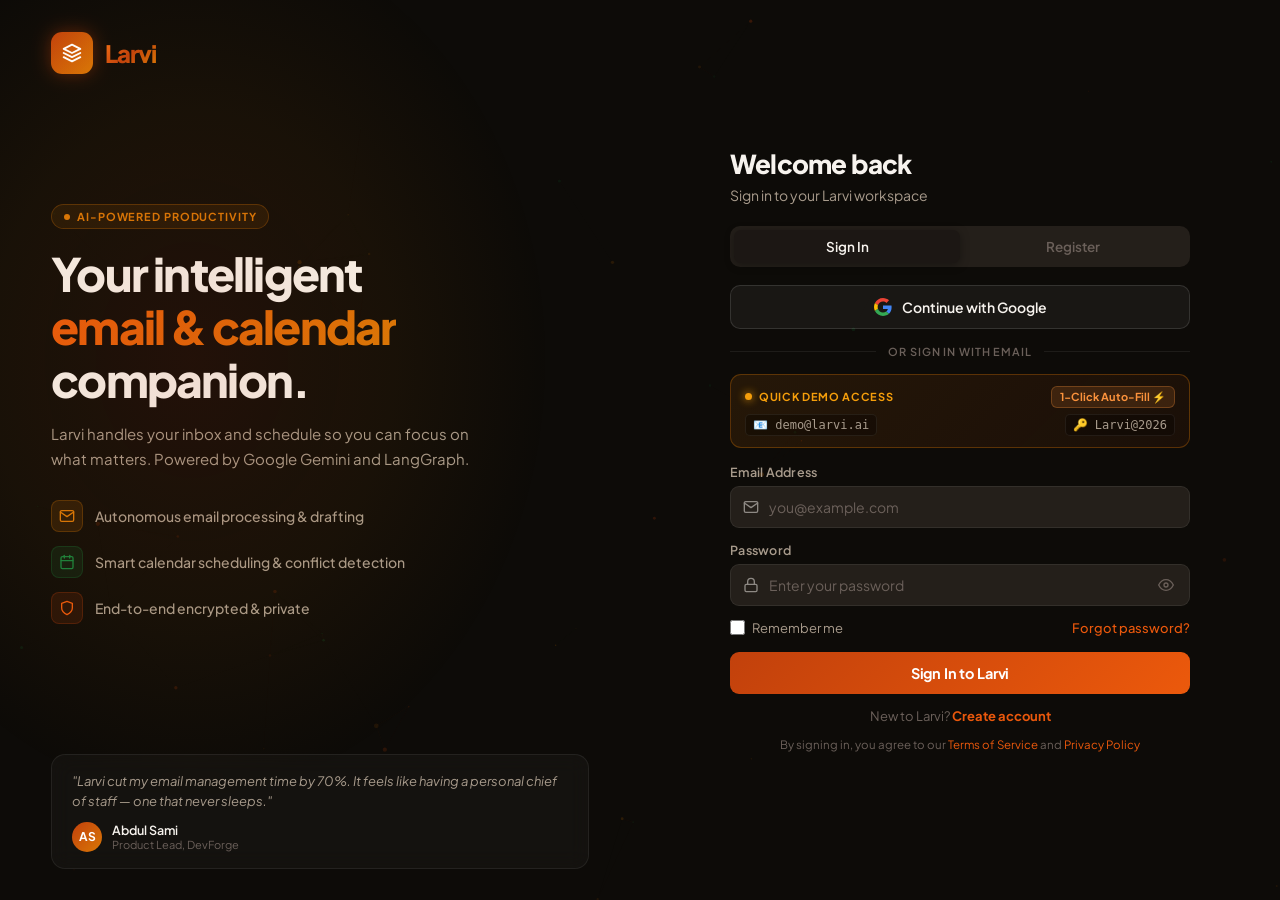
<file: frontend/login.html>
<!DOCTYPE html>
<html lang="en">
<head>
  <meta charset="UTF-8" />
  <meta name="viewport" content="width=device-width, initial-scale=1.0" />
  <title>Larvi — Sign In</title>
  <link rel="preconnect" href="https://fonts.googleapis.com" />
  <link href="https://fonts.googleapis.com/css2?family=Plus+Jakarta+Sans:wght@300;400;500;600;700;800;900&display=swap" rel="stylesheet" />
  <style>
    *, *::before, *::after { box-sizing: border-box; margin: 0; padding: 0; }

    :root {
      --accent:        #C2410C;
      --accent-light:  #EA580C;
      --accent-glow:   rgba(194,65,12,.45);
      --amber:         #D97706;
      --amber-light:   #F59E0B;
      --emerald:       #15803D;
      --dark-bg:       #0D0B08;
      --dark-surface:  #141110;
      --dark-card:     #1C1714;
      --dark-input:    #241F1A;
      --border:        rgba(255,255,255,.07);
      --border-focus:  rgba(194,65,12,.5);
      --text:          #F7F3EE;
      --text-sub:      #A89B8C;
      --text-muted:    #6B605A;
    }

    html, body {
      width:100%; height:100vh;
      font-family: 'Plus Jakarta Sans', sans-serif;
      background: var(--dark-bg);
      color: var(--text);
      overflow: hidden;
    }

    /* ── BG Canvas ── */
    #bg-canvas {
      position: fixed;
      inset: 0;
      z-index: 0;
      opacity: .45;
    }

    /* ── Layout ── */
    .layout {
      position: relative;
      z-index: 10;
      display: grid;
      grid-template-columns: 1fr 1fr;
      height: 100vh;
      overflow: hidden;
    }

    /* ══ LEFT PANEL ══ */
    .left-panel {
      display: flex;
      flex-direction: column;
      justify-content: space-between;
      padding: clamp(24px, 3.5vh, 40px) clamp(32px, 4vw, 56px);
      position: relative;
      overflow: hidden;
      height: 100vh;
    }

    /* Warm gradient overlay on left */
    .left-panel::before {
      content: '';
      position: absolute;
      inset: 0;
      background: radial-gradient(ellipse 80% 70% at 30% 40%,
        rgba(194,65,12,.12) 0%,
        rgba(217,119,6,.06) 40%,
        transparent 70%
      );
      pointer-events: none;
    }

    /* Brand */
    .brand {
      display: flex;
      align-items: center;
      gap: 12px;
    }

    .brand-logo {
      width: 42px; height: 42px;
      border-radius: 11px;
      background: linear-gradient(135deg, var(--accent) 0%, var(--amber) 100%);
      display: flex;
      align-items: center;
      justify-content: center;
      box-shadow: 0 0 18px var(--accent-glow);
      flex-shrink: 0;
    }

    .brand-name {
      font-size: 24px;
      font-weight: 800;
      letter-spacing: -1px;
      background: linear-gradient(135deg, #F97316 0%, #C2410C 50%, #D97706 100%);
      -webkit-background-clip: text;
      -webkit-text-fill-color: transparent;
      background-clip: text;
    }

    /* Hero content */
    .hero-content {
      flex: 1;
      display: flex;
      flex-direction: column;
      justify-content: center;
      padding: 24px 0;
    }

    .hero-eyebrow {
      display: inline-flex;
      align-items: center;
      gap: 7px;
      padding: 5px 12px;
      border-radius: 100px;
      border: 1px solid rgba(217,119,6,.28);
      background: rgba(217,119,6,.1);
      font-size: 11px;
      font-weight: 700;
      color: var(--amber);
      letter-spacing: .08em;
      text-transform: uppercase;
      margin-bottom: 18px;
      width: fit-content;
    }
    .hero-eyebrow-dot {
      width: 6px; height: 6px;
      border-radius: 50%;
      background: var(--amber);
      animation: blink 2s ease-in-out infinite;
    }
    @keyframes blink { 0%,100%{opacity:1} 50%{opacity:.3} }

    .hero-title {
      font-size: clamp(32px, 3.6vw, 48px);
      font-weight: 900;
      line-height: 1.15;
      letter-spacing: -1.8px;
      margin-bottom: 16px;
    }
    .hero-title .line2 {
      background: linear-gradient(135deg, #EA580C 0%, #D97706 100%);
      -webkit-background-clip: text;
      -webkit-text-fill-color: transparent;
      background-clip: text;
    }

    .hero-desc {
      font-size: 15px;
      font-weight: 400;
      color: var(--text-sub);
      line-height: 1.65;
      max-width: 440px;
      margin-bottom: 28px;
    }

    /* Feature list */
    .feature-list {
      display: flex;
      flex-direction: column;
      gap: 14px;
    }
    .feature-item {
      display: flex;
      align-items: center;
      gap: 12px;
      font-size: 14px;
      font-weight: 500;
      color: var(--text-sub);
    }
    .feature-icon {
      width: 32px; height: 32px;
      border-radius: 8px;
      display: flex;
      align-items: center;
      justify-content: center;
      flex-shrink: 0;
    }
    .fi-amber  { background: rgba(217,119,6,.14); border: 1px solid rgba(217,119,6,.25); }
    .fi-green  { background: rgba(21,128,61,.14);  border: 1px solid rgba(21,128,61,.25); }
    .fi-accent { background: rgba(194,65,12,.14); border: 1px solid rgba(194,65,12,.25); }

    /* Testimonial card */
    .testimonial {
      background: rgba(255,255,255,.03);
      border: 1px solid var(--border);
      border-radius: 14px;
      padding: 16px 20px;
      backdrop-filter: blur(10px);
    }
    .testimonial-text {
      font-size: 13px;
      color: var(--text-sub);
      line-height: 1.55;
      font-style: italic;
      margin-bottom: 10px;
    }
    .testimonial-author {
      display: flex;
      align-items: center;
      gap: 10px;
    }
    .author-avatar {
      width: 30px; height: 30px;
      border-radius: 50%;
      background: linear-gradient(135deg, var(--accent), var(--amber));
      display: flex;
      align-items: center;
      justify-content: center;
      font-size: 12px;
      font-weight: 700;
      color: #fff;
    }
    .author-name  { font-size: 12.5px; font-weight: 600; }
    .author-title { font-size: 11px; color: var(--text-muted); }

    /* ══ RIGHT PANEL ══ */
    .right-panel {
      display: flex;
      align-items: center;
      justify-content: center;
      padding: clamp(24px, 4vh, 48px) clamp(28px, 5vw, 64px);
      background: transparent;
      border-left: none;
      height: 100vh;
      overflow-y: auto;
      position: relative;
    }

    .auth-card {
      width: 100%;
      max-width: 460px;
      position: relative;
      z-index: 2;
    }

    .auth-header {
      margin-bottom: 22px;
    }
    .auth-title {
      font-size: 26px;
      font-weight: 800;
      letter-spacing: -0.8px;
      margin-bottom: 6px;
    }
    .auth-subtitle {
      font-size: 14px;
      color: var(--text-sub);
    }

    /* ── Tabs ── */
    .auth-tabs {
      display: flex;
      gap: 0;
      background: var(--dark-input);
      border-radius: 10px;
      padding: 4px;
      margin-bottom: 18px;
    }
    .tab-btn {
      flex: 1;
      padding: 8px 12px;
      border: none;
      border-radius: 7px;
      background: transparent;
      color: var(--text-muted);
      font-family: inherit;
      font-size: 13.5px;
      font-weight: 600;
      cursor: pointer;
      transition: all .2s;
    }
    .tab-btn.active {
      background: var(--dark-card);
      color: var(--text);
      box-shadow: 0 2px 10px rgba(0,0,0,.35);
    }

    /* ── Form panels ── */
    .auth-panel { display: none; }
    .auth-panel.active { display: block; }

    /* ── Google Button ── */
    .btn-google {
      width: 100%;
      display: flex;
      align-items: center;
      justify-content: center;
      gap: 10px;
      padding: 12px 18px;
      background: rgba(255,255,255,.05);
      border: 1px solid rgba(255,255,255,.12);
      border-radius: 10px;
      color: var(--text);
      font-family: inherit;
      font-size: 14px;
      font-weight: 600;
      cursor: pointer;
      transition: all .2s;
      margin-bottom: 16px;
    }
    .btn-google:hover {
      background: rgba(255,255,255,.09);
      border-color: rgba(255,255,255,.2);
      transform: translateY(-1px);
    }
    .google-icon {
      width: 18px; height: 18px;
      flex-shrink: 0;
    }

    /* ── Divider ── */
    .divider {
      display: flex;
      align-items: center;
      gap: 12px;
      margin-bottom: 16px;
    }
    .divider-line {
      flex: 1;
      height: 1px;
      background: var(--border);
    }
    .divider-text {
      font-size: 11px;
      color: var(--text-muted);
      text-transform: uppercase;
      letter-spacing: .08em;
      white-space: nowrap;
      font-weight: 600;
    }

    /* ── Inputs ── */
    .field {
      margin-bottom: 14px;
    }
    .field-label {
      display: block;
      font-size: 12.5px;
      font-weight: 600;
      color: var(--text-sub);
      letter-spacing: .02em;
      margin-bottom: 6px;
    }
    .field-wrap {
      position: relative;
    }
    .field-icon {
      position: absolute;
      left: 13px;
      top: 50%;
      transform: translateY(-50%);
      opacity: .5;
      pointer-events: none;
      display: flex;
    }
    .field-input {
      width: 100%;
      background: var(--dark-input);
      border: 1px solid var(--border);
      border-radius: 9px;
      padding: 11px 14px 11px 38px;
      font-family: inherit;
      font-size: 14px;
      color: var(--text);
      outline: none;
      transition: border-color .2s, box-shadow .2s;
    }
    .field-input::placeholder { color: var(--text-muted); }
    .field-input:focus {
      border-color: var(--border-focus);
      box-shadow: 0 0 0 3px rgba(194,65,12,.15);
    }

    /* Password toggle */
    .field-toggle {
      position: absolute;
      right: 12px;
      top: 50%;
      transform: translateY(-50%);
      background: none;
      border: none;
      padding: 4px;
      cursor: pointer;
      color: var(--text-muted);
      display: flex;
      transition: color .2s;
    }
    .field-toggle:hover { color: var(--text-sub); }

    /* Password strength */
    .pwd-strength {
      display: flex;
      gap: 4px;
      margin-top: 6px;
    }
    .pwd-bar {
      flex: 1;
      height: 3px;
      border-radius: 10px;
      background: var(--dark-input);
      transition: background .3s;
    }
    .pwd-bar.weak    { background: #BE123C; }
    .pwd-bar.medium  { background: var(--amber); }
    .pwd-bar.strong  { background: var(--emerald); }

    /* ── Row (remember / forgot) ── */
    .field-row {
      display: flex;
      align-items: center;
      justify-content: space-between;
      margin-bottom: 16px;
    }
    .checkbox-label {
      display: flex;
      align-items: center;
      gap: 7px;
      font-size: 13px;
      color: var(--text-sub);
      cursor: pointer;
    }
    .checkbox-label input[type=checkbox] {
      width: 15px; height: 15px;
      accent-color: var(--accent);
      cursor: pointer;
    }
    .link-muted {
      font-size: 13px;
      color: var(--accent-light);
      text-decoration: none;
      font-weight: 500;
      transition: color .2s;
      background: none;
      border: none;
      cursor: pointer;
      font-family: inherit;
      padding: 0;
    }
    .link-muted:hover { color: var(--amber); }

    /* ── Submit button ── */
    .btn-submit {
      width: 100%;
      padding: 12px 20px;
      background: linear-gradient(135deg, var(--accent) 0%, var(--accent-light) 50%, var(--amber) 100%);
      background-size: 200% 100%;
      border: none;
      border-radius: 9px;
      color: #fff;
      font-family: inherit;
      font-size: 14.5px;
      font-weight: 700;
      cursor: pointer;
      letter-spacing: -.01em;
      transition: all .25s;
      position: relative;
      overflow: hidden;
    }
    .btn-submit::before {
      content: '';
      position: absolute;
      top: 0; left: -100%;
      width: 60%;
      height: 100%;
      background: linear-gradient(90deg, transparent, rgba(255,255,255,.15), transparent);
      transition: left .5s;
    }
    .btn-submit:hover { 
      background-position: 100% 0;
      transform: translateY(-1.5px);
      box-shadow: 0 6px 22px rgba(194,65,12,.38);
    }
    .btn-submit:hover::before { left: 160%; }
    .btn-submit:active { transform: translateY(0); }

    /* ── Divider row (signup switch) ── */
    .switch-row {
      text-align: center;
      font-size: 13px;
      color: var(--text-muted);
      margin-top: 14px;
    }

    /* ── Forgot Password panel ── */
    .forgot-back {
      display: flex;
      align-items: center;
      gap: 7px;
      background: none;
      border: none;
      font-family: inherit;
      font-size: 13px;
      font-weight: 600;
      color: var(--text-muted);
      cursor: pointer;
      padding: 0;
      margin-bottom: 22px;
      transition: color .2s;
    }
    .forgot-back:hover { color: var(--text); }

    .forgot-icon-wrap {
      width: 48px; height: 48px;
      border-radius: 12px;
      background: rgba(194,65,12,.12);
      border: 1px solid rgba(194,65,12,.25);
      display: flex;
      align-items: center;
      justify-content: center;
      margin-bottom: 18px;
    }

    /* ── Terms ── */
    .terms {
      font-size: 11.5px;
      color: var(--text-muted);
      text-align: center;
      margin-top: 12px;
      line-height: 1.5;
    }
    .terms a {
      color: var(--accent-light);
      text-decoration: none;
    }
    .terms a:hover { text-decoration: underline; }

    /* ── Toast ── */
    .toast {
      position: fixed;
      bottom: 24px;
      left: 50%;
      transform: translateX(-50%) translateY(80px);
      background: var(--dark-card);
      border: 1px solid var(--border);
      border-radius: 10px;
      padding: 12px 20px;
      font-size: 13.5px;
      font-weight: 500;
      color: var(--text);
      box-shadow: 0 8px 32px rgba(0,0,0,.5);
      z-index: 999;
      transition: transform .35s cubic-bezier(.34,1.56,.64,1);
      white-space: nowrap;
    }
    .toast.show { transform: translateX(-50%) translateY(0); }
    .toast.success { border-color: rgba(21,128,61,.4); color: #4ade80; }
    .toast.error   { border-color: rgba(190,18,60,.4);  color: #fb7185; }

    /* ── Demo Access Card ── */
    .demo-badge-card {
      background: linear-gradient(135deg, rgba(217,119,6,.12) 0%, rgba(194,65,12,.08) 100%);
      border: 1px solid rgba(217,119,6,.32);
      border-radius: 11px;
      padding: 11px 14px;
      margin-bottom: 16px;
      cursor: pointer;
      transition: all .25s ease;
      position: relative;
      overflow: hidden;
    }
    .demo-badge-card:hover {
      background: linear-gradient(135deg, rgba(217,119,6,.2) 0%, rgba(194,65,12,.14) 100%);
      border-color: rgba(245,158,11,.65);
      transform: translateY(-1.5px);
      box-shadow: 0 5px 18px rgba(194,65,12,.2);
    }
    .demo-badge-header {
      display: flex;
      align-items: center;
      justify-content: space-between;
      margin-bottom: 6px;
    }
    .demo-badge-left {
      display: flex;
      align-items: center;
      gap: 7px;
    }
    .demo-pulse-dot {
      width: 7px; height: 7px;
      border-radius: 50%;
      background: #F59E0B;
      box-shadow: 0 0 8px #F59E0B;
      animation: blink 1.8s ease-in-out infinite;
    }
    .demo-badge-title {
      font-size: 11px;
      font-weight: 700;
      letter-spacing: .06em;
      text-transform: uppercase;
      color: #F59E0B;
    }
    .demo-badge-action {
      font-size: 11px;
      font-weight: 700;
      color: #FB923C;
      background: rgba(251,146,60,.14);
      border: 1px solid rgba(251,146,60,.28);
      border-radius: 6px;
      padding: 3px 8px;
      transition: all .2s;
    }
    .demo-badge-card:hover .demo-badge-action {
      background: rgba(251,146,60,.28);
      color: #FFF;
    }
    .demo-badge-creds {
      display: flex;
      align-items: center;
      justify-content: space-between;
      font-size: 12px;
      color: var(--text-sub);
      font-family: monospace;
    }
    .demo-badge-creds span {
      background: rgba(0,0,0,.3);
      padding: 3px 7px;
      border-radius: 5px;
      border: 1px solid rgba(255,255,255,.07);
    }

    /* ── Responsive ── */
    @media (max-width: 768px) {
      html, body { overflow-y: auto; height: auto; }
      .layout { grid-template-columns: 1fr; height: auto; min-height: 100vh; }
      .left-panel { display: none; }
      .right-panel { height: auto; min-height: 100vh; padding: 36px 22px; }
    }

    /* ── Fade in ── */
    .right-panel { animation: fade-in .5s ease-out .1s both; }
    .left-panel  { animation: fade-in .5s ease-out 0s both; }
    @keyframes fade-in {
      from { opacity: 0; transform: translateY(12px); }
      to   { opacity: 1; transform: translateY(0); }
    }
  </style>
</head>
<body>

<canvas id="bg-canvas"></canvas>

<div class="layout">

  <!-- ════ LEFT PANEL ════ -->
  <div class="left-panel">
    <!-- Brand -->
    <div class="brand">
      <div class="brand-logo">
        <svg viewBox="0 0 24 24" width="20" height="20" fill="none" stroke="#fff" stroke-width="2.2" stroke-linecap="round" stroke-linejoin="round">
          <path d="M12 2L2 7l10 5 10-5-10-5z"/><path d="M2 17l10 5 10-5"/><path d="M2 12l10 5 10-5"/>
        </svg>
      </div>
      <span class="brand-name">Larvi</span>
    </div>

    <!-- Hero -->
    <div class="hero-content">
      <div class="hero-eyebrow">
        <div class="hero-eyebrow-dot"></div>
        AI-Powered Productivity
      </div>
      <h1 class="hero-title">
        Your intelligent<br/>
        <span class="line2">email & calendar</span><br/>
        companion.
      </h1>
      <p class="hero-desc">
        Larvi handles your inbox and schedule so you can focus on what matters. Powered by Google Gemini and LangGraph.
      </p>

      <div class="feature-list">
        <div class="feature-item">
          <div class="feature-icon fi-amber">
            <svg viewBox="0 0 24 24" width="16" height="16" fill="none" stroke="#D97706" stroke-width="2" stroke-linecap="round" stroke-linejoin="round"><path d="M4 4h16c1.1 0 2 .9 2 2v12c0 1.1-.9 2-2 2H4c-1.1 0-2-.9-2-2V6c0-1.1.9-2 2-2z"/><polyline points="22,6 12,13 2,6"/></svg>
          </div>
          Autonomous email processing &amp; drafting
        </div>
        <div class="feature-item">
          <div class="feature-icon fi-green">
            <svg viewBox="0 0 24 24" width="16" height="16" fill="none" stroke="#15803D" stroke-width="2" stroke-linecap="round" stroke-linejoin="round"><rect x="3" y="4" width="18" height="18" rx="2"/><line x1="16" y1="2" x2="16" y2="6"/><line x1="8" y1="2" x2="8" y2="6"/><line x1="3" y1="10" x2="21" y2="10"/></svg>
          </div>
          Smart calendar scheduling &amp; conflict detection
        </div>
        <div class="feature-item">
          <div class="feature-icon fi-accent">
            <svg viewBox="0 0 24 24" width="16" height="16" fill="none" stroke="#EA580C" stroke-width="2" stroke-linecap="round" stroke-linejoin="round"><path d="M12 22s8-4 8-10V5l-8-3-8 3v7c0 6 8 10 8 10z"/></svg>
          </div>
          End-to-end encrypted &amp; private
        </div>
      </div>
    </div>

    <!-- Testimonial -->
    <div class="testimonial">
      <p class="testimonial-text">"Larvi cut my email management time by 70%. It feels like having a personal chief of staff — one that never sleeps."</p>
      <div class="testimonial-author">
        <div class="author-avatar">AS</div>
        <div>
          <div class="author-name">Abdul Sami</div>
          <div class="author-title">Product Lead, DevForge</div>
        </div>
      </div>
    </div>
  </div>

  <!-- ════ RIGHT PANEL ════ -->
  <div class="right-panel">
    <div class="auth-card">

      <!-- Header -->
      <div class="auth-header" id="auth-header">
        <div class="auth-title" id="auth-title">Welcome back</div>
        <div class="auth-subtitle" id="auth-subtitle">Sign in to your Larvi workspace</div>
      </div>

      <!-- Tabs -->
      <div class="auth-tabs" id="auth-tabs">
        <button class="tab-btn active" onclick="switchTab('login')">Sign In</button>
        <button class="tab-btn" onclick="switchTab('register')">Register</button>
      </div>

      <!-- ── LOGIN PANEL ── -->
      <div class="auth-panel active" id="panel-login">
        <!-- Google Sign In -->
        <button class="btn-google" onclick="handleGoogleAuth()">
          <svg class="google-icon" viewBox="0 0 48 48">
            <path fill="#EA4335" d="M24 9.5c3.54 0 6.71 1.22 9.21 3.6l6.85-6.85C35.9 2.38 30.47 0 24 0 14.62 0 6.51 5.38 2.56 13.22l7.98 6.19C12.43 13.72 17.74 9.5 24 9.5z"/>
            <path fill="#4285F4" d="M46.98 24.55c0-1.57-.15-3.09-.38-4.55H24v9.02h12.94c-.58 2.96-2.26 5.48-4.78 7.18l7.73 6c4.51-4.18 7.09-10.36 7.09-17.65z"/>
            <path fill="#FBBC05" d="M10.53 28.59c-.48-1.45-.76-2.99-.76-4.59s.27-3.14.76-4.59l-7.98-6.19C.92 16.46 0 20.12 0 24c0 3.88.92 7.54 2.56 10.78l7.97-6.19z"/>
            <path fill="#34A853" d="M24 48c6.48 0 11.93-2.13 15.89-5.81l-7.73-6c-2.18 1.48-4.97 2.36-8.16 2.36-6.26 0-11.57-4.22-13.47-9.91l-7.98 6.19C6.51 42.62 14.62 48 24 48z"/>
            <path fill="none" d="M0 0h48v48H0z"/>
          </svg>
          Continue with Google
        </button>

        <div class="divider">
          <div class="divider-line"></div>
          <span class="divider-text">or sign in with email</span>
          <div class="divider-line"></div>
        </div>

        <!-- ⚡ 1-Click Demo Access Card -->
        <div class="demo-badge-card" onclick="autoFillDemo()" title="Click to auto-fill demo credentials">
          <div class="demo-badge-header">
            <div class="demo-badge-left">
              <span class="demo-pulse-dot"></span>
              <span class="demo-badge-title">Quick Demo Access</span>
            </div>
            <span class="demo-badge-action">1-Click Auto-Fill ⚡</span>
          </div>
          <div class="demo-badge-creds">
            <span>📧 demo@larvi.ai</span>
            <span>🔑 Larvi@2026</span>
          </div>
        </div>

        <div class="field">
          <label class="field-label">Email Address</label>
          <div class="field-wrap">
            <span class="field-icon">
              <svg viewBox="0 0 24 24" width="16" height="16" fill="none" stroke="currentColor" stroke-width="2" stroke-linecap="round" stroke-linejoin="round"><path d="M4 4h16c1.1 0 2 .9 2 2v12c0 1.1-.9 2-2 2H4c-1.1 0-2-.9-2-2V6c0-1.1.9-2 2-2z"/><polyline points="22,6 12,13 2,6"/></svg>
            </span>
            <input class="field-input" id="login-email" type="email" placeholder="you@example.com" autocomplete="email" />
          </div>
        </div>

        <div class="field">
          <label class="field-label">Password</label>
          <div class="field-wrap">
            <span class="field-icon">
              <svg viewBox="0 0 24 24" width="16" height="16" fill="none" stroke="currentColor" stroke-width="2" stroke-linecap="round" stroke-linejoin="round"><rect x="3" y="11" width="18" height="11" rx="2" ry="2"/><path d="M7 11V7a5 5 0 0 1 10 0v4"/></svg>
            </span>
            <input class="field-input" id="login-password" type="password" placeholder="Enter your password" autocomplete="current-password" style="padding-right:42px" />
            <button class="field-toggle" type="button" onclick="togglePass('login-password', this)">
              <svg id="eye-login" viewBox="0 0 24 24" width="16" height="16" fill="none" stroke="currentColor" stroke-width="2" stroke-linecap="round" stroke-linejoin="round"><path d="M1 12s4-8 11-8 11 8 11 8-4 8-11 8-11-8-11-8z"/><circle cx="12" cy="12" r="3"/></svg>
            </button>
          </div>
        </div>

        <div class="field-row">
          <label class="checkbox-label">
            <input type="checkbox" id="remember-me" />
            Remember me
          </label>
          <button class="link-muted" onclick="switchTab('forgot')">Forgot password?</button>
        </div>

        <button class="btn-submit" onclick="handleLogin()">Sign In to Larvi</button>

        <p class="switch-row">
          New to Larvi?
          <button class="link-muted" style="font-weight:700" onclick="switchTab('register')">Create account</button>
        </p>

        <p class="terms">By signing in, you agree to our <a href="#">Terms of Service</a> and <a href="#">Privacy Policy</a></p>
      </div>

      <!-- ── REGISTER PANEL ── -->
      <div class="auth-panel" id="panel-register">
        <button class="btn-google" onclick="handleGoogleAuth()">
          <svg class="google-icon" viewBox="0 0 48 48">
            <path fill="#EA4335" d="M24 9.5c3.54 0 6.71 1.22 9.21 3.6l6.85-6.85C35.9 2.38 30.47 0 24 0 14.62 0 6.51 5.38 2.56 13.22l7.98 6.19C12.43 13.72 17.74 9.5 24 9.5z"/>
            <path fill="#4285F4" d="M46.98 24.55c0-1.57-.15-3.09-.38-4.55H24v9.02h12.94c-.58 2.96-2.26 5.48-4.78 7.18l7.73 6c4.51-4.18 7.09-10.36 7.09-17.65z"/>
            <path fill="#FBBC05" d="M10.53 28.59c-.48-1.45-.76-2.99-.76-4.59s.27-3.14.76-4.59l-7.98-6.19C.92 16.46 0 20.12 0 24c0 3.88.92 7.54 2.56 10.78l7.97-6.19z"/>
            <path fill="#34A853" d="M24 48c6.48 0 11.93-2.13 15.89-5.81l-7.73-6c-2.18 1.48-4.97 2.36-8.16 2.36-6.26 0-11.57-4.22-13.47-9.91l-7.98 6.19C6.51 42.62 14.62 48 24 48z"/>
            <path fill="none" d="M0 0h48v48H0z"/>
          </svg>
          Sign up with Google
        </button>

        <div class="divider">
          <div class="divider-line"></div>
          <span class="divider-text">or create account</span>
          <div class="divider-line"></div>
        </div>

        <div style="display:grid;grid-template-columns:1fr 1fr;gap:12px">
          <div class="field">
            <label class="field-label">First Name</label>
            <div class="field-wrap">
              <span class="field-icon">
                <svg viewBox="0 0 24 24" width="16" height="16" fill="none" stroke="currentColor" stroke-width="2" stroke-linecap="round" stroke-linejoin="round"><path d="M20 21v-2a4 4 0 0 0-4-4H8a4 4 0 0 0-4 4v2"/><circle cx="12" cy="7" r="4"/></svg>
              </span>
              <input class="field-input" id="reg-first" type="text" placeholder="Abdul" />
            </div>
          </div>
          <div class="field">
            <label class="field-label">Last Name</label>
            <div class="field-wrap">
              <span class="field-icon">
                <svg viewBox="0 0 24 24" width="16" height="16" fill="none" stroke="currentColor" stroke-width="2" stroke-linecap="round" stroke-linejoin="round"><path d="M20 21v-2a4 4 0 0 0-4-4H8a4 4 0 0 0-4 4v2"/><circle cx="12" cy="7" r="4"/></svg>
              </span>
              <input class="field-input" id="reg-last" type="text" placeholder="Sami" />
            </div>
          </div>
        </div>

        <div class="field">
          <label class="field-label">Email Address</label>
          <div class="field-wrap">
            <span class="field-icon">
              <svg viewBox="0 0 24 24" width="16" height="16" fill="none" stroke="currentColor" stroke-width="2" stroke-linecap="round" stroke-linejoin="round"><path d="M4 4h16c1.1 0 2 .9 2 2v12c0 1.1-.9 2-2 2H4c-1.1 0-2-.9-2-2V6c0-1.1.9-2 2-2z"/><polyline points="22,6 12,13 2,6"/></svg>
            </span>
            <input class="field-input" id="reg-email" type="email" placeholder="you@example.com" />
          </div>
        </div>

        <div class="field">
          <label class="field-label">Password</label>
          <div class="field-wrap">
            <span class="field-icon">
              <svg viewBox="0 0 24 24" width="16" height="16" fill="none" stroke="currentColor" stroke-width="2" stroke-linecap="round" stroke-linejoin="round"><rect x="3" y="11" width="18" height="11" rx="2"/><path d="M7 11V7a5 5 0 0 1 10 0v4"/></svg>
            </span>
            <input class="field-input" id="reg-password" type="password" placeholder="Create a strong password" style="padding-right:42px" oninput="checkStrength(this.value)" />
            <button class="field-toggle" type="button" onclick="togglePass('reg-password', this)">
              <svg viewBox="0 0 24 24" width="16" height="16" fill="none" stroke="currentColor" stroke-width="2" stroke-linecap="round" stroke-linejoin="round"><path d="M1 12s4-8 11-8 11 8 11 8-4 8-11 8-11-8-11-8z"/><circle cx="12" cy="12" r="3"/></svg>
            </button>
          </div>
          <div class="pwd-strength">
            <div class="pwd-bar" id="s1"></div>
            <div class="pwd-bar" id="s2"></div>
            <div class="pwd-bar" id="s3"></div>
            <div class="pwd-bar" id="s4"></div>
          </div>
        </div>

        <div class="field">
          <label class="field-label">Confirm Password</label>
          <div class="field-wrap">
            <span class="field-icon">
              <svg viewBox="0 0 24 24" width="16" height="16" fill="none" stroke="currentColor" stroke-width="2" stroke-linecap="round" stroke-linejoin="round"><rect x="3" y="11" width="18" height="11" rx="2"/><path d="M7 11V7a5 5 0 0 1 10 0v4"/></svg>
            </span>
            <input class="field-input" id="reg-confirm" type="password" placeholder="Repeat password" style="padding-right:42px" />
            <button class="field-toggle" type="button" onclick="togglePass('reg-confirm', this)">
              <svg viewBox="0 0 24 24" width="16" height="16" fill="none" stroke="currentColor" stroke-width="2" stroke-linecap="round" stroke-linejoin="round"><path d="M1 12s4-8 11-8 11 8 11 8-4 8-11 8-11-8-11-8z"/><circle cx="12" cy="12" r="3"/></svg>
            </button>
          </div>
        </div>

        <button class="btn-submit" onclick="handleRegister()">Create Account</button>

        <p class="switch-row">
          Already have an account?
          <button class="link-muted" style="font-weight:700" onclick="switchTab('login')">Sign in</button>
        </p>

        <p class="terms">By creating an account you agree to our <a href="#">Terms</a> &amp; <a href="#">Privacy Policy</a></p>
      </div>

      <!-- ── FORGOT PASSWORD PANEL ── -->
      <div class="auth-panel" id="panel-forgot">
        <button class="forgot-back" onclick="switchTab('login')">
          <svg viewBox="0 0 24 24" width="16" height="16" fill="none" stroke="currentColor" stroke-width="2.5" stroke-linecap="round" stroke-linejoin="round"><polyline points="15 18 9 12 15 6"/></svg>
          Back to Sign In
        </button>

        <div class="forgot-icon-wrap">
          <svg viewBox="0 0 24 24" width="26" height="26" fill="none" stroke="#EA580C" stroke-width="1.8" stroke-linecap="round" stroke-linejoin="round"><path d="M21 2l-2 2m-7.61 7.61a5.5 5.5 0 1 1-7.778 7.778 5.5 5.5 0 0 1 7.777-7.777zm0 0L15.5 7.5m0 0l3 3L22 7l-3-3m-3.5 3.5L19 4"/></svg>
        </div>

        <div class="auth-header">
          <div class="auth-title">Reset password</div>
          <div class="auth-subtitle">Enter your email and we'll send a reset link</div>
        </div>

        <div class="field">
          <label class="field-label">Email Address</label>
          <div class="field-wrap">
            <span class="field-icon">
              <svg viewBox="0 0 24 24" width="16" height="16" fill="none" stroke="currentColor" stroke-width="2" stroke-linecap="round" stroke-linejoin="round"><path d="M4 4h16c1.1 0 2 .9 2 2v12c0 1.1-.9 2-2 2H4c-1.1 0-2-.9-2-2V6c0-1.1.9-2 2-2z"/><polyline points="22,6 12,13 2,6"/></svg>
            </span>
            <input class="field-input" id="forgot-email" type="email" placeholder="you@example.com" />
          </div>
        </div>

        <button class="btn-submit" onclick="handleForgot()">Send Reset Link</button>

        <p class="switch-row" style="margin-top:16px">
          Remember your password?
          <button class="link-muted" style="font-weight:700" onclick="switchTab('login')">Sign in</button>
        </p>
      </div>

    </div><!-- /auth-card -->
  </div><!-- /right-panel -->

</div><!-- /layout -->

<!-- Toast -->
<div class="toast" id="toast"></div>

<script>
  /* ── Neural network BG (same as splash, lighter) ── */
  const canvas = document.getElementById('bg-canvas');
  const ctx = canvas.getContext('2d');
  function resize() { canvas.width = window.innerWidth; canvas.height = window.innerHeight; }
  resize();
  window.addEventListener('resize', resize);

  const NODES = 50;
  const nodes = Array.from({ length: NODES }, () => ({
    x: Math.random() * canvas.width,
    y: Math.random() * canvas.height,
    vx: (Math.random() - .5) * .28,
    vy: (Math.random() - .5) * .28,
    r: Math.random() * 1.8 + .8,
    alpha: Math.random() * .45 + .15,
    pulse: Math.random() * Math.PI * 2,
  }));
  const COLORS = ['194,65,12', '217,119,6', '21,128,61'];
  const DIST = 130;

  function draw() {
    ctx.clearRect(0, 0, canvas.width, canvas.height);
    nodes.forEach(n => {
      n.x += n.vx; n.y += n.vy; n.pulse += .01;
      if (n.x < 0 || n.x > canvas.width)  n.vx *= -1;
      if (n.y < 0 || n.y > canvas.height) n.vy *= -1;
    });
    for (let i = 0; i < nodes.length; i++) {
      for (let j = i + 1; j < nodes.length; j++) {
        const a = nodes[i], b = nodes[j];
        const dx = a.x-b.x, dy = a.y-b.y;
        const dist = Math.sqrt(dx*dx+dy*dy);
        if (dist < DIST) {
          ctx.beginPath();
          ctx.strokeStyle = `rgba(${COLORS[(i+j)%3]},${(1-dist/DIST)*.12})`;
          ctx.lineWidth = .6;
          ctx.moveTo(a.x,a.y); ctx.lineTo(b.x,b.y); ctx.stroke();
        }
      }
    }
    nodes.forEach((n, i) => {
      const p = Math.sin(n.pulse)*.25+.75;
      ctx.beginPath();
      ctx.arc(n.x, n.y, n.r*p, 0, Math.PI*2);
      ctx.fillStyle = `rgba(${COLORS[i%3]},${n.alpha*p})`;
      ctx.fill();
    });
    requestAnimationFrame(draw);
  }
  draw();

  /* ── Tab switching ── */
  function switchTab(tab) {
    document.querySelectorAll('.auth-panel').forEach(p => p.classList.remove('active'));
    document.querySelectorAll('.tab-btn').forEach(b => b.classList.remove('active'));

    const panel = document.getElementById('panel-' + tab);
    if (panel) panel.classList.add('active');

    const titles = {
      login:    { title: 'Welcome back',        sub: 'Sign in to your Larvi workspace' },
      register: { title: 'Create your account', sub: 'Start your AI-powered workspace today' },
      forgot:   { title: '',                    sub: '' },
    };

    if (titles[tab]) {
      document.getElementById('auth-title').textContent    = titles[tab].title;
      document.getElementById('auth-subtitle').textContent = titles[tab].sub;
    }

    if (tab === 'login')    document.querySelectorAll('.tab-btn')[0].classList.add('active');
    if (tab === 'register') document.querySelectorAll('.tab-btn')[1].classList.add('active');

    document.getElementById('auth-tabs').style.display = tab === 'forgot' ? 'none' : 'flex';
  }

  /* ── Password visibility toggle ── */
  function togglePass(id, btn) {
    const inp = document.getElementById(id);
    const isText = inp.type === 'text';
    inp.type = isText ? 'password' : 'text';
    btn.innerHTML = isText
      ? '<svg viewBox="0 0 24 24" width="16" height="16" fill="none" stroke="currentColor" stroke-width="2" stroke-linecap="round" stroke-linejoin="round"><path d="M1 12s4-8 11-8 11 8 11 8-4 8-11 8-11-8-11-8z"/><circle cx="12" cy="12" r="3"/></svg>'
      : '<svg viewBox="0 0 24 24" width="16" height="16" fill="none" stroke="currentColor" stroke-width="2" stroke-linecap="round" stroke-linejoin="round"><path d="M17.94 17.94A10.07 10.07 0 0 1 12 20c-7 0-11-8-11-8a18.45 18.45 0 0 1 5.06-5.94M9.9 4.24A9.12 9.12 0 0 1 12 4c7 0 11 8 11 8a18.5 18.5 0 0 1-2.16 3.19m-6.72-1.07a3 3 0 1 1-4.24-4.24"/><line x1="1" y1="1" x2="23" y2="23"/></svg>';
  }

  /* ── Password strength ── */
  function checkStrength(val) {
    let score = 0;
    if (val.length >= 8)  score++;
    if (/[A-Z]/.test(val)) score++;
    if (/[0-9]/.test(val)) score++;
    if (/[^A-Za-z0-9]/.test(val)) score++;

    const colors = ['', 'weak', 'medium', 'strong', 'strong'];
    for (let i = 1; i <= 4; i++) {
      const bar = document.getElementById('s' + i);
      bar.className = 'pwd-bar';
      if (i <= score) bar.classList.add(i === 1 ? 'weak' : i <= 2 ? 'medium' : 'strong');
    }
  }

  /* ── Toast ── */
  function showToast(msg, type = '') {
    const t = document.getElementById('toast');
    t.textContent = msg;
    t.className = 'toast ' + type;
    t.classList.add('show');
    setTimeout(() => t.classList.remove('show'), 3200);
  }

  /* ── Google Auth (→ backend OAuth) ── */
  function handleGoogleAuth() {
    showToast('Redirecting to Google OAuth…');
    // Auto-detect backend: same host in production (Vercel), localhost:8000 locally
    const isLocal = location.hostname === 'localhost' || location.hostname === '127.0.0.1';
    const backendBase = isLocal ? 'http://127.0.0.1:8000' : '';
    setTimeout(() => {
      window.location.href = backendBase + '/auth/login';
    }, 800);
  }

  /* ── 1-Click Auto Fill Demo Credentials ── */
  function autoFillDemo() {
    const emailInp = document.getElementById('login-email');
    const passInp  = document.getElementById('login-password');
    emailInp.value = 'demo@larvi.ai';
    passInp.value  = 'Larvi@2026';
    
    emailInp.style.borderColor = '#F59E0B';
    passInp.style.borderColor  = '#F59E0B';
    setTimeout(() => {
      emailInp.style.borderColor = '';
      passInp.style.borderColor = '';
    }, 1500);

    showToast('⚡ Demo credentials auto-filled! Click Sign In.', 'success');
  }

  /* ── Login Validation ── */
  function handleLogin() {
    const emailInp = document.getElementById('login-email');
    const passInp  = document.getElementById('login-password');
    const email = emailInp.value.trim();
    const pass  = passInp.value;

    if (!email || !pass) { 
      showToast('Please enter your email and password.', 'error'); 
      return; 
    }
    if (!email.includes('@')) { 
      showToast('Enter a valid email address.', 'error'); 
      return; 
    }

    // Check registered accounts in localStorage
    let registeredUsers = [];
    try {
      registeredUsers = JSON.parse(localStorage.getItem('larvi_registered_users') || '[]');
    } catch(e) { registeredUsers = []; }

    const isDemoUser = (email.toLowerCase() === 'demo@larvi.ai' && pass === 'Larvi@2026');
    const isOwnerUser = (email.toLowerCase() === 'abdulsamiuthwal@gmail.com' && (pass === 'Larvi@2026' || pass.length >= 6));
    const isRegistered = registeredUsers.find(u => u.email.toLowerCase() === email.toLowerCase() && u.pass === pass);

    if (!isDemoUser && !isOwnerUser && !isRegistered) {
      emailInp.style.borderColor = '#BE123C';
      passInp.style.borderColor = '#BE123C';
      setTimeout(() => {
        emailInp.style.borderColor = '';
        passInp.style.borderColor = '';
      }, 2500);

      showToast('❌ Invalid credentials. Click "Quick Demo Access" above to auto-fill.', 'error');
      return;
    }

    // Save active profile session
    const displayName = isDemoUser ? 'Demo User' : (isRegistered ? isRegistered.name : 'Abdul Sami');
    localStorage.setItem('larvi_user_email', email);
    localStorage.setItem('larvi_user_name', displayName);

    showToast('Signing you in to Larvi…', 'success');
    setTimeout(() => {
      window.location.href = 'index.html';
    }, 900);
  }

  /* ── Register ── */
  function handleRegister() {
    const first   = document.getElementById('reg-first').value.trim();
    const last    = document.getElementById('reg-last').value.trim();
    const email   = document.getElementById('reg-email').value.trim();
    const pass    = document.getElementById('reg-password').value;
    const confirm = document.getElementById('reg-confirm').value;

    if (!first || !last || !email || !pass) { showToast('Please fill in all fields.', 'error'); return; }
    if (!email.includes('@')) { showToast('Enter a valid email address.', 'error'); return; }
    if (pass.length < 6) { showToast('Password must be at least 6 characters.', 'error'); return; }
    if (pass !== confirm) { showToast('Passwords do not match.', 'error'); return; }

    // Save newly registered user in localStorage
    try {
      const users = JSON.parse(localStorage.getItem('larvi_registered_users') || '[]');
      users.push({ email, pass, name: first + ' ' + last });
      localStorage.setItem('larvi_registered_users', JSON.stringify(users));
      localStorage.setItem('larvi_user_email', email);
      localStorage.setItem('larvi_user_name', first + ' ' + last);
    } catch(e) {}

    showToast('Account created successfully! Signing in…', 'success');
    setTimeout(() => { window.location.href = 'index.html'; }, 1000);
  }

  /* ── Forgot Password ── */
  function handleForgot() {
    const email = document.getElementById('forgot-email').value.trim();
    if (!email || !email.includes('@')) { showToast('Enter a valid email address.', 'error'); return; }
    showToast('Reset link sent to ' + email, 'success');
    setTimeout(() => switchTab('login'), 2000);
  }

  /* ── Enter key support ── */
  document.addEventListener('keydown', e => {
    if (e.key !== 'Enter') return;
    const active = document.querySelector('.auth-panel.active');
    if (!active) return;
    if (active.id === 'panel-login')    handleLogin();
    if (active.id === 'panel-register') handleRegister();
    if (active.id === 'panel-forgot')   handleForgot();
  });
</script>
</body>
</html>
</file>
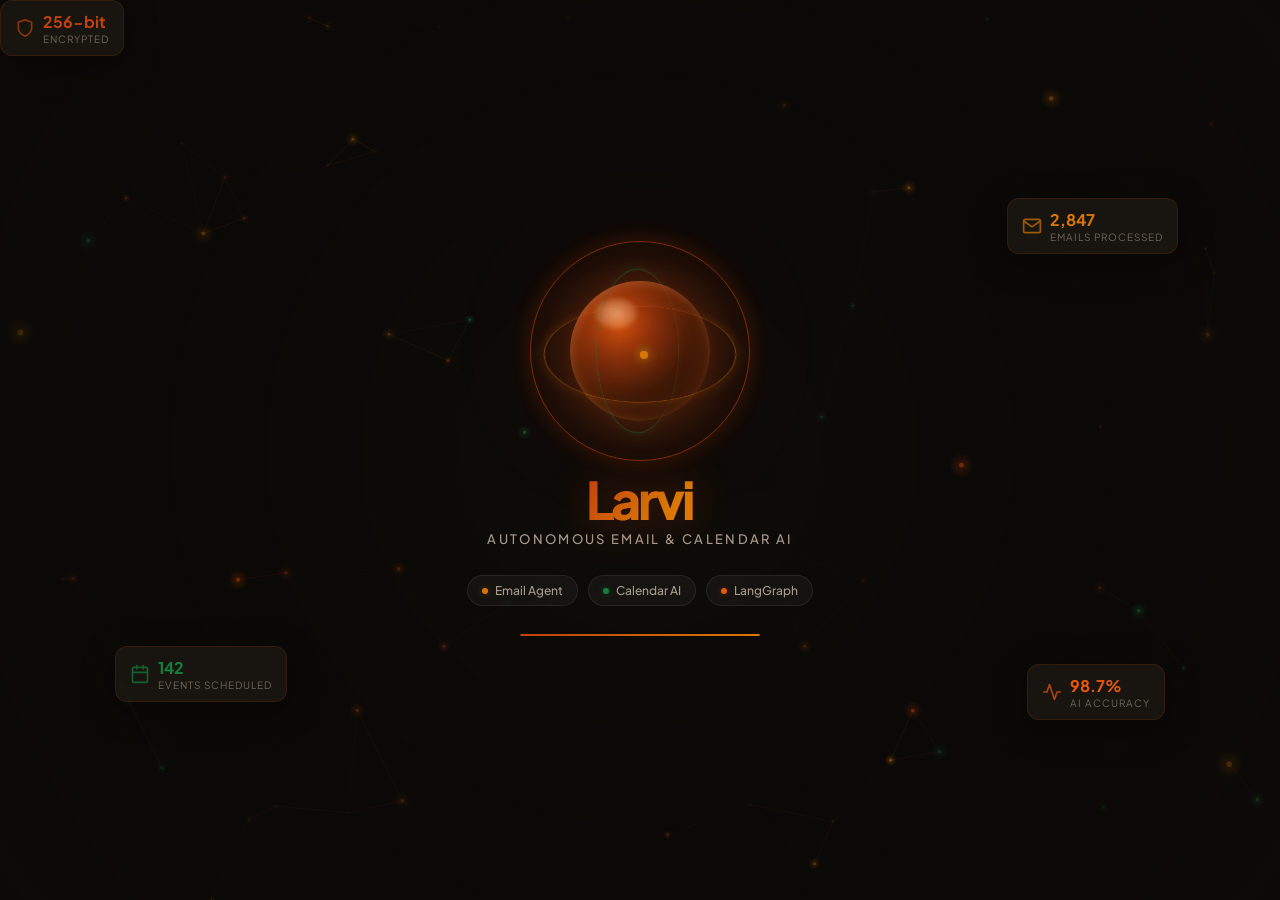
<file: frontend/splash.html>
<!DOCTYPE html>
<html lang="en">
<head>
  <meta charset="UTF-8" />
  <meta name="viewport" content="width=device-width, initial-scale=1.0" />
  <title>Larvi — Autonomous AI Agent</title>
  <link rel="preconnect" href="https://fonts.googleapis.com" />
  <link href="https://fonts.googleapis.com/css2?family=Plus+Jakarta+Sans:wght@300;400;500;600;700;800;900&display=swap" rel="stylesheet" />
  <style>
    *, *::before, *::after { box-sizing: border-box; margin: 0; padding: 0; }

    :root {
      --accent:       #C2410C;
      --accent-light: #EA580C;
      --accent-glow:  rgba(194,65,12,.45);
      --amber:        #D97706;
      --amber-glow:   rgba(217,119,6,.35);
      --emerald:      #15803D;
      --dark-bg:      #0D0B08;
      --dark-surface: #171310;
      --dark-2:       #1F1A14;
      --text-primary: #F7F3EE;
      --text-muted:   #A89B8C;
    }

    html, body {
      width: 100%; height: 100%;
      background: var(--dark-bg);
      font-family: 'Plus Jakarta Sans', sans-serif;
      overflow: hidden;
      color: var(--text-primary);
    }

    /* ── Canvas Background ── */
    #bg-canvas {
      position: fixed;
      inset: 0;
      z-index: 0;
    }

    /* ── Scene Container ── */
    .scene {
      position: relative;
      z-index: 10;
      display: flex;
      flex-direction: column;
      align-items: center;
      justify-content: center;
      min-height: 100vh;
      gap: 0;
    }

    /* ── Central 3D Orb System ── */
    .orb-system {
      position: relative;
      width: 220px;
      height: 220px;
      margin-bottom: 12px;
      perspective: 1200px;
      transform-style: preserve-3d;
    }

    .orb-ring {
      position: absolute;
      inset: 0;
      border-radius: 50%;
      animation: ring-spin 8s linear infinite;
      transform-style: preserve-3d;
    }
    .orb-ring:nth-child(1) {
      border: 1.5px solid rgba(194,65,12,.6);
      box-shadow: 0 0 20px rgba(194,65,12,.2), inset 0 0 20px rgba(194,65,12,.05);
      animation-duration: 7s;
    }
    .orb-ring:nth-child(2) {
      inset: 14px;
      border: 1.5px solid rgba(217,119,6,.5);
      box-shadow: 0 0 16px rgba(217,119,6,.2);
      animation-duration: 5s;
      animation-direction: reverse;
      transform: rotateX(60deg);
    }
    .orb-ring:nth-child(3) {
      inset: 28px;
      border: 1px solid rgba(21,128,61,.45);
      box-shadow: 0 0 12px rgba(21,128,61,.15);
      animation-duration: 11s;
      transform: rotateY(60deg);
    }

    @keyframes ring-spin {
      from { transform: rotate3d(1,.5,.2,0deg); }
      to   { transform: rotate3d(1,.5,.2,360deg); }
    }

    /* Core orb */
    .orb-core {
      position: absolute;
      inset: 40px;
      border-radius: 50%;
      background: radial-gradient(circle at 35% 30%,
        rgba(234,88,12,.9) 0%,
        rgba(194,65,12,.7) 25%,
        rgba(120,40,6,.5) 55%,
        rgba(13,11,8,.9) 100%
      );
      box-shadow:
        0 0 60px rgba(194,65,12,.5),
        0 0 120px rgba(194,65,12,.2),
        0 0 200px rgba(194,65,12,.08),
        inset 0 0 30px rgba(234,88,12,.3),
        inset 2px 3px 8px rgba(255,200,150,.2);
      animation: orb-pulse 3s ease-in-out infinite;
    }
    @keyframes orb-pulse {
      0%,100% { transform: scale(1);   box-shadow: 0 0 60px rgba(194,65,12,.5), 0 0 120px rgba(194,65,12,.2), 0 0 200px rgba(194,65,12,.08), inset 0 0 30px rgba(234,88,12,.3); }
      50%      { transform: scale(1.06); box-shadow: 0 0 80px rgba(194,65,12,.7), 0 0 160px rgba(194,65,12,.3), 0 0 280px rgba(194,65,12,.12), inset 0 0 40px rgba(234,88,12,.4); }
    }

    /* Specular highlight */
    .orb-core::before {
      content: '';
      position: absolute;
      top: 12%; left: 18%;
      width: 30%; height: 22%;
      border-radius: 50%;
      background: radial-gradient(ellipse, rgba(255,220,180,.55) 0%, transparent 100%);
      filter: blur(2px);
    }

    /* Orbiting dots */
    .orbit-dot {
      position: absolute;
      width: 8px; height: 8px;
      border-radius: 50%;
      background: var(--amber);
      box-shadow: 0 0 12px var(--amber), 0 0 24px rgba(217,119,6,.4);
      top: 50%; left: 50%;
      transform-origin: 0 0;
      animation: dot-orbit 4s linear infinite;
    }
    .orbit-dot:nth-child(5) {
      width: 6px; height: 6px;
      background: var(--emerald);
      box-shadow: 0 0 10px var(--emerald);
      animation-duration: 6s;
      animation-delay: -2s;
      transform-origin: 0 0;
    }
    .orbit-dot:nth-child(6) {
      width: 5px; height: 5px;
      background: rgba(234,88,12,.9);
      box-shadow: 0 0 8px rgba(234,88,12,.8);
      animation-duration: 3.5s;
      animation-delay: -1s;
    }

    @keyframes dot-orbit {
      from { transform: translate(-50%,-50%) rotate(0deg) translateX(96px); }
      to   { transform: translate(-50%,-50%) rotate(360deg) translateX(96px); }
    }

    /* ── Brand ── */
    .brand {
      text-align: center;
      animation: fade-up .6s ease-out .4s both;
      margin-bottom: 8px;
    }
    @keyframes fade-up {
      from { opacity: 0; transform: translateY(18px); }
      to   { opacity: 1; transform: translateY(0); }
    }

    .brand-wordmark {
      font-size: 52px;
      font-weight: 900;
      letter-spacing: -3px;
      line-height: 1;
      background: linear-gradient(135deg,
        #F97316 0%,
        #C2410C 30%,
        #D97706 60%,
        #F97316 100%
      );
      -webkit-background-clip: text;
      -webkit-text-fill-color: transparent;
      background-clip: text;
      filter: drop-shadow(0 0 20px rgba(194,65,12,.4));
    }

    .brand-tagline {
      font-size: 13px;
      font-weight: 500;
      color: var(--text-muted);
      letter-spacing: .18em;
      text-transform: uppercase;
      margin-top: 6px;
    }

    /* ── Feature Pills ── */
    .feature-pills {
      display: flex;
      gap: 10px;
      margin: 20px 0 28px;
      animation: fade-up .6s ease-out .65s both;
    }

    .pill {
      display: flex;
      align-items: center;
      gap: 7px;
      padding: 7px 14px;
      border-radius: 100px;
      border: 1px solid rgba(255,255,255,.08);
      background: rgba(255,255,255,.04);
      backdrop-filter: blur(12px);
      font-size: 12px;
      font-weight: 500;
      color: var(--text-muted);
      transition: all .25s;
    }
    .pill-dot {
      width: 6px; height: 6px;
      border-radius: 50%;
    }
    .pill:nth-child(1) .pill-dot { background: var(--amber); box-shadow: 0 0 6px var(--amber-glow); }
    .pill:nth-child(2) .pill-dot { background: var(--emerald); box-shadow: 0 0 6px rgba(21,128,61,.5); }
    .pill:nth-child(3) .pill-dot { background: var(--accent-light); box-shadow: 0 0 6px var(--accent-glow); }

    /* ── Loading Bar ── */
    .loader-wrap {
      width: 240px;
      animation: fade-up .6s ease-out .85s both;
    }

    .loader-track {
      width: 100%;
      height: 2px;
      background: rgba(255,255,255,.08);
      border-radius: 10px;
      overflow: hidden;
      margin-bottom: 10px;
    }
    .loader-fill {
      height: 100%;
      border-radius: 10px;
      background: linear-gradient(90deg, var(--accent), var(--amber), var(--accent));
      background-size: 200% 100%;
      animation: loader-move 2.8s cubic-bezier(.4,0,.2,1) forwards,
                 loader-shimmer 1s linear infinite;
      width: 0%;
    }
    @keyframes loader-move {
      0%   { width: 0%; }
      30%  { width: 45%; }
      60%  { width: 72%; }
      85%  { width: 90%; }
      100% { width: 100%; }
    }
    @keyframes loader-shimmer {
      0%   { background-position: 200% 0; }
      100% { background-position: -200% 0; }
    }

    .loader-label {
      font-size: 11px;
      font-weight: 500;
      color: var(--text-muted);
      letter-spacing: .08em;
      text-align: center;
      opacity: .7;
    }
    #loader-text { transition: opacity .3s; }

    /* ── Floating Data Cards (4D feel) ── */
    .data-card {
      position: fixed;
      backdrop-filter: blur(14px);
      background: rgba(31,26,20,.7);
      border: 1px solid rgba(194,65,12,.18);
      border-radius: 12px;
      padding: 10px 14px;
      font-size: 11px;
      color: var(--text-muted);
      display: flex;
      align-items: center;
      gap: 8px;
      box-shadow: 0 8px 32px rgba(0,0,0,.4);
      z-index: 5;
      animation: float-card 6s ease-in-out infinite;
    }
    .data-card svg { opacity: .7; flex-shrink: 0; }

    .data-card:nth-child(1) {
      top: 18%; left: 8%;
      animation-delay: 0s;
    }
    .data-card:nth-child(2) {
      top: 22%; right: 8%;
      animation-delay: -2s;
    }
    .data-card:nth-child(3) {
      bottom: 22%; left: 9%;
      animation-delay: -4s;
    }
    .data-card:nth-child(4) {
      bottom: 20%; right: 9%;
      animation-delay: -1.5s;
    }

    @keyframes float-card {
      0%,100% { transform: translateY(0) rotate(0deg); }
      33%      { transform: translateY(-10px) rotate(.5deg); }
      66%      { transform: translateY(6px) rotate(-.3deg); }
    }

    .card-val {
      font-size: 16px;
      font-weight: 700;
      color: var(--text-primary);
      display: block;
    }
    .card-lbl {
      font-size: 10px;
      text-transform: uppercase;
      letter-spacing: .1em;
      opacity: .6;
    }
    .card-accent { color: var(--accent-light); }
    .card-amber  { color: var(--amber); }
    .card-emerald{ color: var(--emerald); }

    /* ── Exit transition ── */
    body.exit {
      animation: page-exit .6s cubic-bezier(.4,0,1,1) forwards;
    }
    @keyframes page-exit {
      to { opacity: 0; transform: scale(1.04); }
    }

    /* ── Responsive ── */
    @media (max-width: 600px) {
      .data-card { display: none; }
      .brand-wordmark { font-size: 42px; }
      .orb-system { width: 180px; height: 180px; }
    }
  </style>
</head>
<body>

  <!-- Neural net / particle canvas -->
  <canvas id="bg-canvas"></canvas>

  <!-- Floating 4D data cards -->
  <div class="data-card" style="animation-delay:0s">
    <svg width="20" height="20" viewBox="0 0 24 24" fill="none" stroke="#D97706" stroke-width="2" stroke-linecap="round" stroke-linejoin="round"><path d="M4 4h16c1.1 0 2 .9 2 2v12c0 1.1-.9 2-2 2H4c-1.1 0-2-.9-2-2V6c0-1.1.9-2 2-2z"/><polyline points="22,6 12,13 2,6"/></svg>
    <div>
      <span class="card-val card-amber">2,847</span>
      <span class="card-lbl">Emails Processed</span>
    </div>
  </div>

  <div class="data-card" style="animation-delay:-2s">
    <svg width="20" height="20" viewBox="0 0 24 24" fill="none" stroke="#15803D" stroke-width="2" stroke-linecap="round" stroke-linejoin="round"><rect x="3" y="4" width="18" height="18" rx="2"/><line x1="16" y1="2" x2="16" y2="6"/><line x1="8" y1="2" x2="8" y2="6"/><line x1="3" y1="10" x2="21" y2="10"/></svg>
    <div>
      <span class="card-val card-emerald">142</span>
      <span class="card-lbl">Events Scheduled</span>
    </div>
  </div>

  <div class="data-card" style="animation-delay:-4s">
    <svg width="20" height="20" viewBox="0 0 24 24" fill="none" stroke="#EA580C" stroke-width="2" stroke-linecap="round" stroke-linejoin="round"><polyline points="22 12 18 12 15 21 9 3 6 12 2 12"/></svg>
    <div>
      <span class="card-val card-accent">98.7%</span>
      <span class="card-lbl">AI Accuracy</span>
    </div>
  </div>

  <div class="data-card" style="animation-delay:-1.5s">
    <svg width="20" height="20" viewBox="0 0 24 24" fill="none" stroke="#C2410C" stroke-width="2" stroke-linecap="round" stroke-linejoin="round"><path d="M12 22s8-4 8-10V5l-8-3-8 3v7c0 6 8 10 8 10z"/></svg>
    <div>
      <span class="card-val" style="color:#C2410C">256-bit</span>
      <span class="card-lbl">Encrypted</span>
    </div>
  </div>

  <!-- Main scene -->
  <div class="scene">
    <!-- 3D Orb system -->
    <div class="orb-system">
      <div class="orb-ring"></div>
      <div class="orb-ring"></div>
      <div class="orb-ring"></div>
      <div class="orb-core"></div>
      <div class="orbit-dot"></div>
      <div class="orbit-dot"></div>
      <div class="orbit-dot"></div>
    </div>

    <!-- Branding -->
    <div class="brand">
      <div class="brand-wordmark">Larvi</div>
      <div class="brand-tagline">Autonomous Email &amp; Calendar AI</div>
    </div>

    <!-- Feature pills -->
    <div class="feature-pills">
      <div class="pill"><div class="pill-dot"></div>Email Agent</div>
      <div class="pill"><div class="pill-dot"></div>Calendar AI</div>
      <div class="pill"><div class="pill-dot"></div>LangGraph</div>
    </div>

    <!-- Progress loader -->
    <div class="loader-wrap">
      <div class="loader-track">
        <div class="loader-fill" id="loader-fill"></div>
      </div>
      <div class="loader-label" id="loader-text">Initializing neural pathways…</div>
    </div>
  </div>

  <script>
    /* ── Neural Network Canvas ── */
    const canvas = document.getElementById('bg-canvas');
    const ctx = canvas.getContext('2d');

    function resize() {
      canvas.width  = window.innerWidth;
      canvas.height = window.innerHeight;
    }
    resize();
    window.addEventListener('resize', resize);

    // Nodes
    const NODE_COUNT = 65;
    const nodes = Array.from({ length: NODE_COUNT }, () => ({
      x: Math.random() * canvas.width,
      y: Math.random() * canvas.height,
      vx: (Math.random() - .5) * .35,
      vy: (Math.random() - .5) * .35,
      r: Math.random() * 2 + 1,
      alpha: Math.random() * .6 + .2,
      pulse: Math.random() * Math.PI * 2,
    }));

    const COLORS = ['194,65,12', '217,119,6', '21,128,61'];
    const CONNECT_DIST = 140;

    let frame = 0;
    function draw() {
      frame++;
      ctx.clearRect(0, 0, canvas.width, canvas.height);

      // Update nodes
      nodes.forEach(n => {
        n.x += n.vx;
        n.y += n.vy;
        n.pulse += .012;
        if (n.x < 0 || n.x > canvas.width)  n.vx *= -1;
        if (n.y < 0 || n.y > canvas.height) n.vy *= -1;
      });

      // Draw edges
      for (let i = 0; i < nodes.length; i++) {
        for (let j = i + 1; j < nodes.length; j++) {
          const a = nodes[i], b = nodes[j];
          const dx = a.x - b.x, dy = a.y - b.y;
          const dist = Math.sqrt(dx * dx + dy * dy);
          if (dist < CONNECT_DIST) {
            const alpha = (1 - dist / CONNECT_DIST) * .18;
            const c = COLORS[(i + j) % 3];
            ctx.beginPath();
            ctx.strokeStyle = `rgba(${c},${alpha})`;
            ctx.lineWidth = .8;
            ctx.moveTo(a.x, a.y);
            ctx.lineTo(b.x, b.y);
            ctx.stroke();
          }
        }
      }

      // Draw nodes
      nodes.forEach((n, i) => {
        const pulse = Math.sin(n.pulse) * .3 + .7;
        const c = COLORS[i % 3];
        const r = n.r * pulse;

        // Glow
        const grd = ctx.createRadialGradient(n.x, n.y, 0, n.x, n.y, r * 5);
        grd.addColorStop(0, `rgba(${c},${n.alpha * pulse * .5})`);
        grd.addColorStop(1, `rgba(${c},0)`);
        ctx.beginPath();
        ctx.arc(n.x, n.y, r * 5, 0, Math.PI * 2);
        ctx.fillStyle = grd;
        ctx.fill();

        // Core dot
        ctx.beginPath();
        ctx.arc(n.x, n.y, r, 0, Math.PI * 2);
        ctx.fillStyle = `rgba(${c},${n.alpha * pulse})`;
        ctx.fill();
      });

      // Subtle vignette
      const vig = ctx.createRadialGradient(
        canvas.width/2, canvas.height/2, canvas.height*.2,
        canvas.width/2, canvas.height/2, canvas.height*.85
      );
      vig.addColorStop(0, 'transparent');
      vig.addColorStop(1, 'rgba(13,11,8,.55)');
      ctx.fillStyle = vig;
      ctx.fillRect(0, 0, canvas.width, canvas.height);

      requestAnimationFrame(draw);
    }
    draw();

    /* ── Loader messages ── */
    const messages = [
      'Initializing neural pathways…',
      'Connecting to AI core…',
      'Loading email intelligence…',
      'Calibrating calendar agent…',
      'Syncing LangGraph engine…',
      'Ready.',
    ];
    let msgIdx = 0;
    const loaderText = document.getElementById('loader-text');

    const msgInterval = setInterval(() => {
      msgIdx++;
      if (msgIdx < messages.length) {
        loaderText.style.opacity = 0;
        setTimeout(() => {
          loaderText.textContent = messages[msgIdx];
          loaderText.style.opacity = 1;
        }, 200);
      } else {
        clearInterval(msgInterval);
      }
    }, 520);

    /* ── Auto redirect to login ── */
    setTimeout(() => {
      document.body.classList.add('exit');
      setTimeout(() => {
        window.location.href = 'login.html';
      }, 600);
    }, 3400);
  </script>
</body>
</html>
</file>
